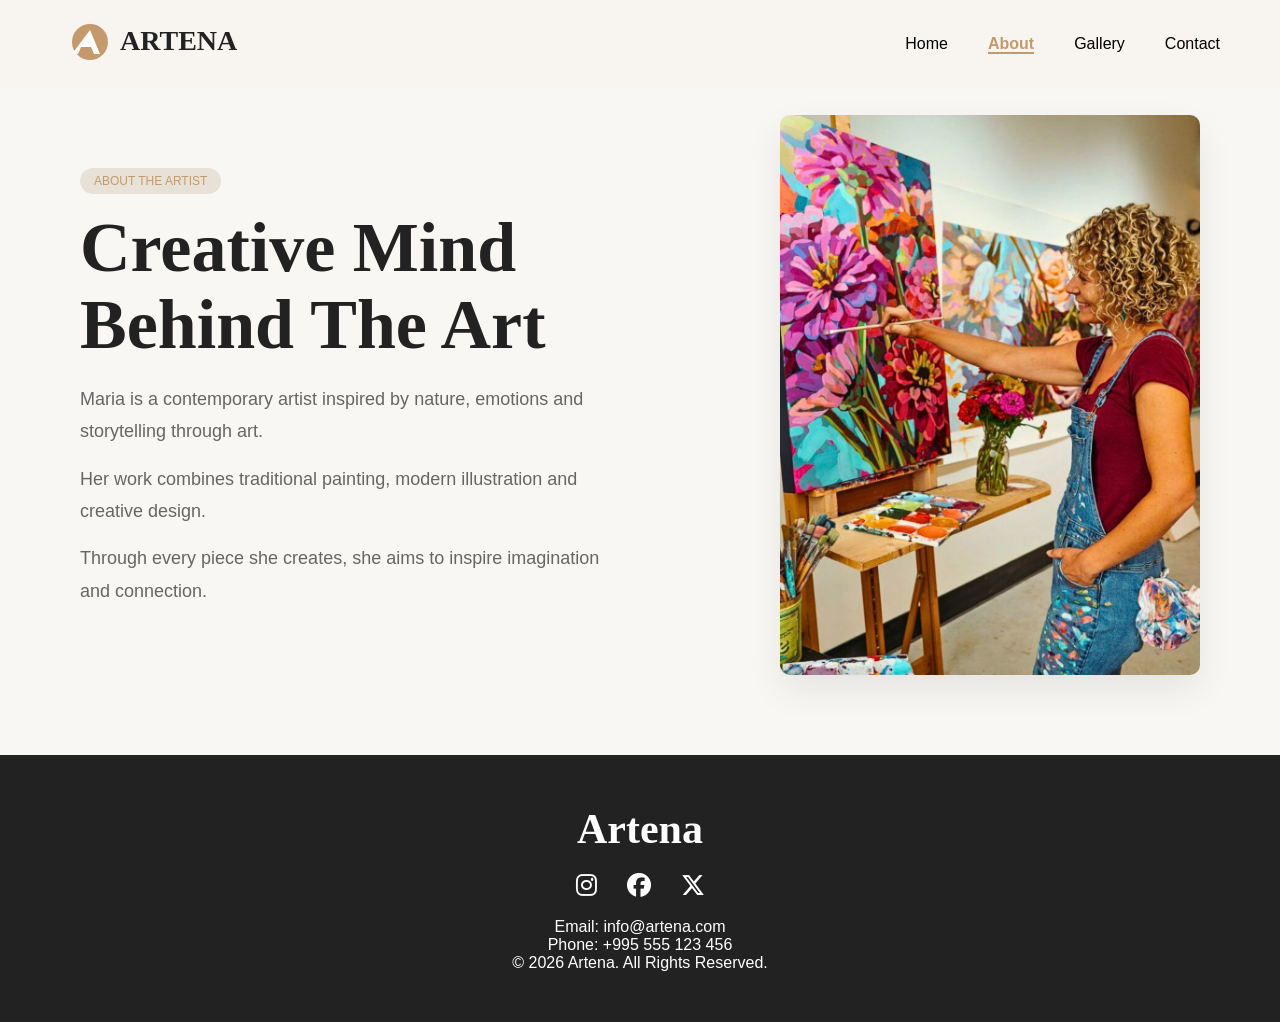
<file: about.html>
<!doctype html>

<html lang="en">
  <head>
    <meta charset="UTF-8" />

    <meta name="viewport" content="width=device-width, initial-scale=1.0" />

    <meta
      name="description"
      content="Learn more about the artist and creative journey"
    />

    <meta name="keywords" content="artist, portfolio, art, gallery" />

    <meta name="author" content="Mariam" />

    <meta property="og:title" content="About The Artist" />

    <meta property="og:description" content="Creative artist portfolio" />

    <title>About The Artist</title>

    <link rel="stylesheet" href="./css/style.css" />
    <link
      rel="stylesheet"
      href="https://cdnjs.cloudflare.com/ajax/libs/font-awesome/6.5.1/css/all.min.css"
    />
  </head>

  <body>
    <header class="header">
      <div class="logo">
        <a href="./index.html">
          <img src="./img/download.svg" alt="logo" />
        </a>
      </div>

      <nav>
        <ul class="menu">
          <li>
            <a href="index.html">Home</a>
          </li>

          <li>
            <a class="active" href="about.html">About</a>
          </li>

          <li>
            <a href="gallery.html">Gallery</a>
          </li>

          <li>
            <a href="contact.html">Contact</a>
          </li>
        </ul>
      </nav>
    </header>

    <main>
      <section class="about-page">
        <div class="about-text">
          <div class="about-tag">ABOUT THE ARTIST</div>

          <h1>Creative Mind Behind The Art</h1>

          <p>
            Maria is a contemporary artist inspired by nature, emotions and
            storytelling through art.
          </p>

          <p>
            Her work combines traditional painting, modern illustration and
            creative design.
          </p>

          <p>
            Through every piece she creates, she aims to inspire imagination and
            connection.
          </p>
        </div>

        <div class="about-image">
          <img src="./img/Floral-artist-works-on-her-painting.jpg" alt="Artist" />
        </div>
      </section>
    </main>

    <footer>
      <h3>Artena</h3>

      <div class="footer-socials">
        <a href="#"><i class="fa-brands fa-instagram"></i></a>

        <a href="#"><i class="fa-brands fa-facebook"></i></a>

        <a href="#"><i class="fa-brands fa-x-twitter"></i></a>
      </div>

      <p>Email: info@artena.com</p>

      <p>Phone: +995 555 123 456</p>

      <p>© 2026 Artena. All Rights Reserved.</p>
    </footer>
  </body>
</html>
</file>
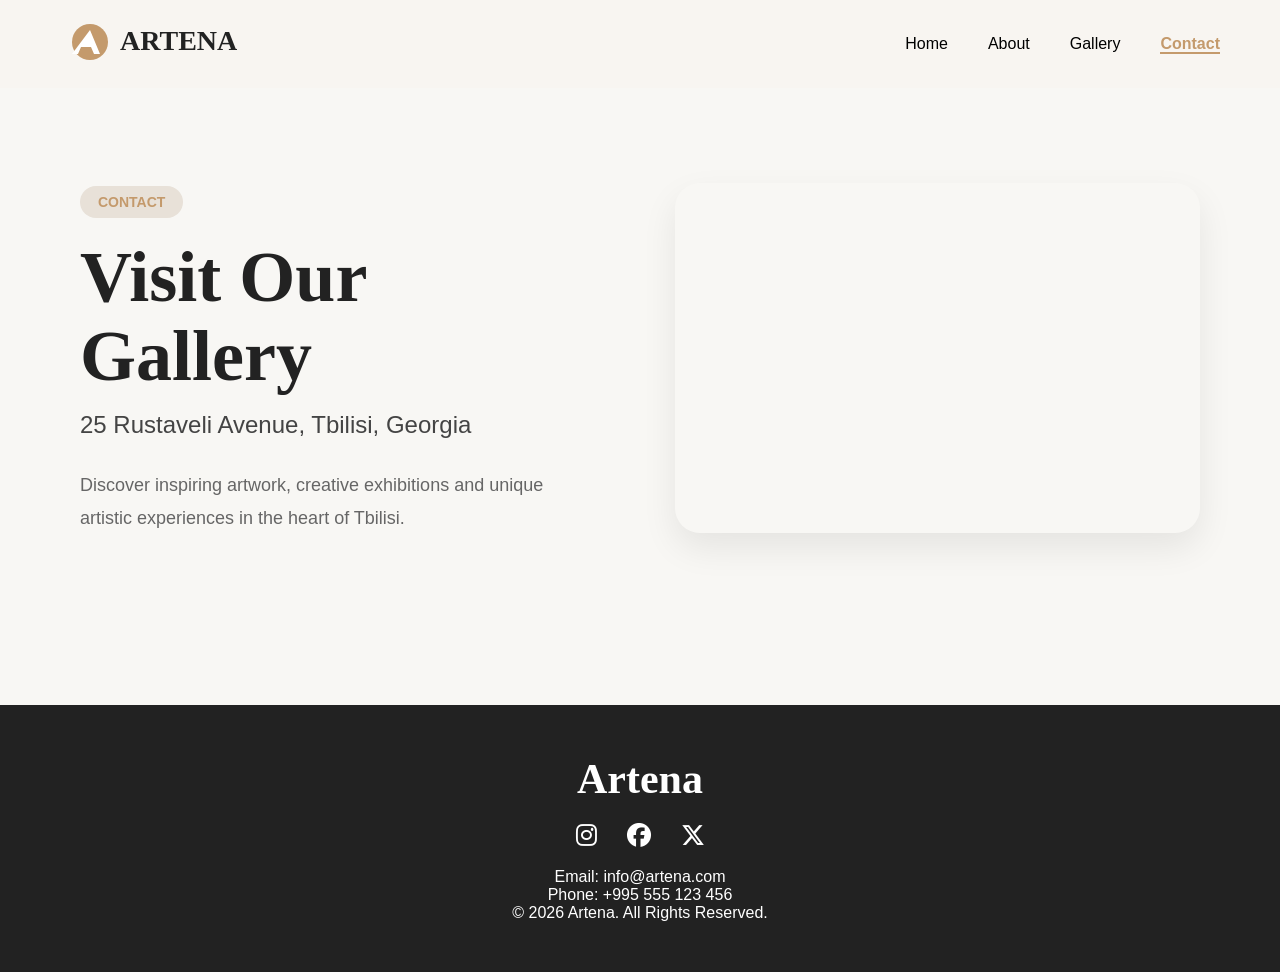
<file: contact.html>
<!doctype html>

<html lang="en">
  <head>
    <meta charset="UTF-8" />
    <meta name="viewport" content="width=device-width, initial-scale=1.0" />
    <title>Contact</title>

    <link rel="stylesheet" href="./css/style.css" />
    <link
      rel="stylesheet"
      href="https://cdnjs.cloudflare.com/ajax/libs/font-awesome/6.5.1/css/all.min.css"
    />
  </head>

  <body>
    <header class="header">
      <div class="logo">
        <a href="./index.html">
          <img src="./img/download.svg" alt="logo" />
        </a>
      </div>

      <nav>
        <ul class="menu">
          <li><a href="index.html">Home</a></li>

          <li><a href="about.html">About</a></li>

          <li><a href="gallery.html">Gallery</a></li>

          <li>
            <a class="active" href="contact.html">Contact</a>
          </li>
        </ul>
      </nav>
    </header>

    <main>
      <section class="contact-page">
        <div class="contact-left">
          <div class="contact-tag">CONTACT</div>

          <h1>Visit Our Gallery</h1>

          <p class="address">25 Rustaveli Avenue, Tbilisi, Georgia</p>

          <p class="contact-description">
            Discover inspiring artwork, creative exhibitions and unique artistic
            experiences in the heart of Tbilisi.
          </p>
        </div>

        <div class="contact-right">
          <iframe
            src="https://maps.google.com/maps?q=Tbilisi&t=&z=13&ie=UTF8&iwloc=&output=embed"
          >
          </iframe>
        </div>
      </section>
    </main>

    <footer>
      <h3>Artena</h3>

      <div class="footer-socials">
        <a href="#"><i class="fa-brands fa-instagram"></i></a>

        <a href="#"><i class="fa-brands fa-facebook"></i></a>

        <a href="#"><i class="fa-brands fa-x-twitter"></i></a>
      </div>

      <p>Email: info@artena.com</p>

      <p>Phone: +995 555 123 456</p>

      <p>© 2026 Artena. All Rights Reserved.</p>
    </footer>
  </body>
</html>
</file>
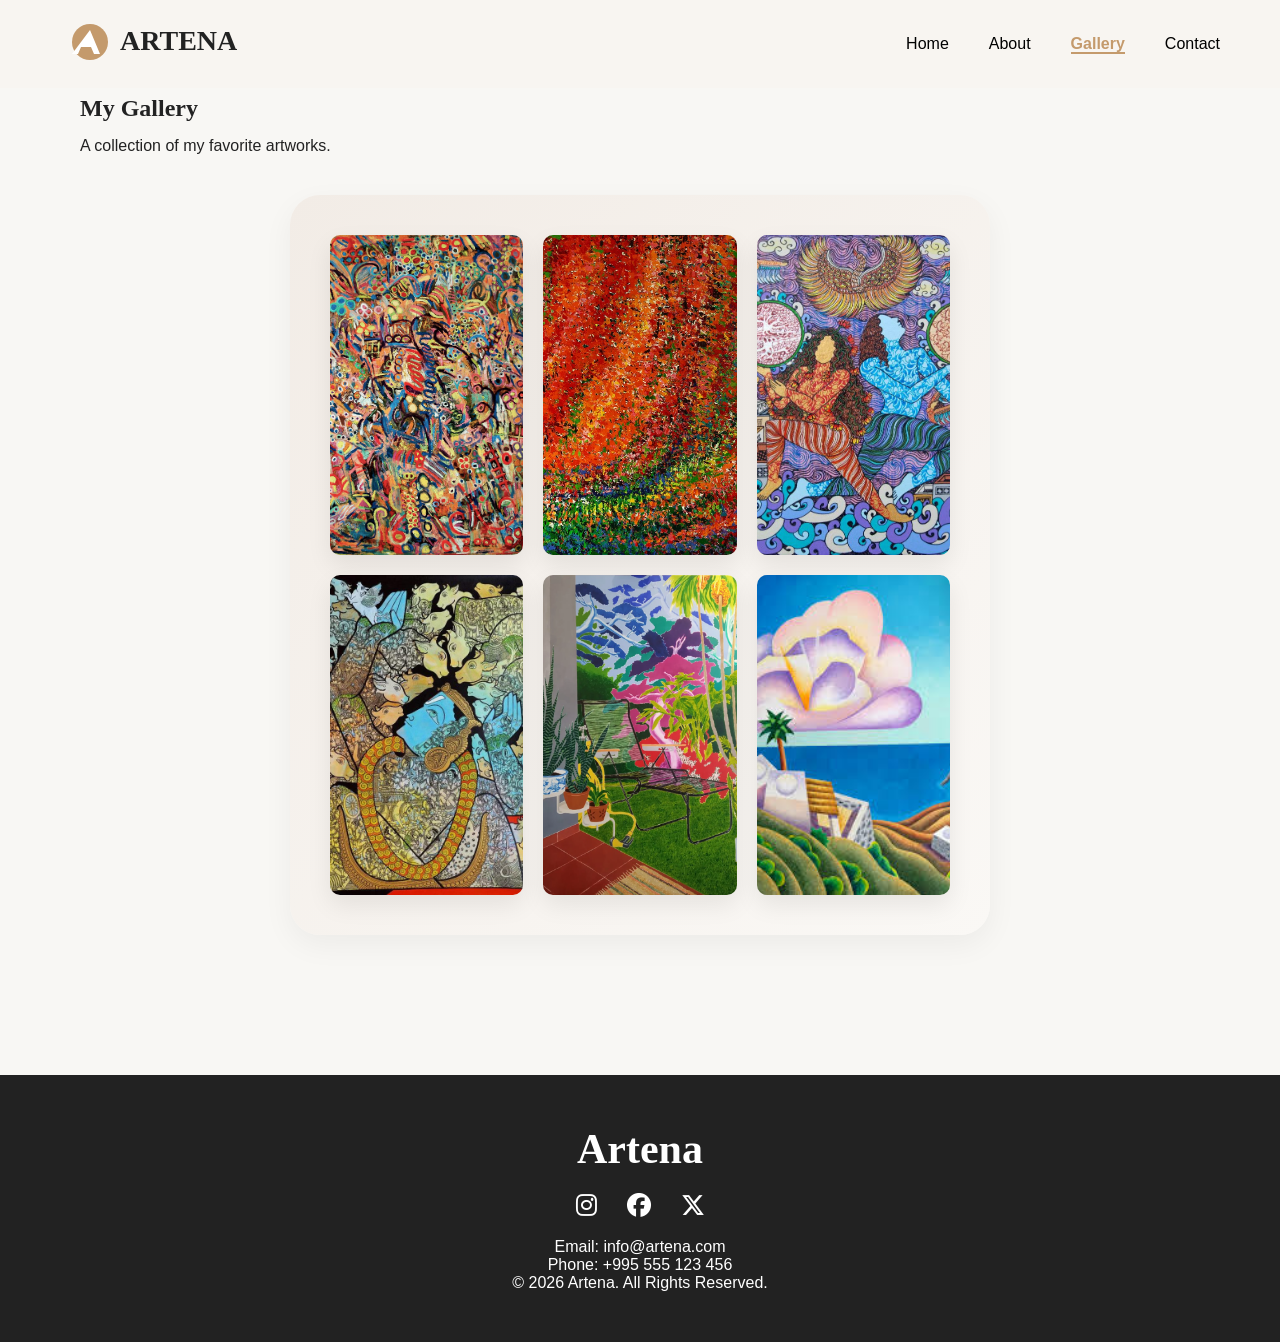
<file: gallery.html>
<!doctype html>

<html lang="en">
  <head>
    <meta charset="UTF-8" />
    <meta name="viewport" content="width=device-width, initial-scale=1.0" />

    <title>Gallery</title>

    <link rel="stylesheet" href="./css/style.css" />
    <link
      rel="stylesheet"
      href="https://cdnjs.cloudflare.com/ajax/libs/font-awesome/6.5.1/css/all.min.css"
    />
  </head>

  <body>
    <header class="header">
      <div class="logo">
        <a href="./index.html">
          <img src="./img/download.svg" alt="logo" />
        </a>
      </div>

      <nav>
        <ul class="menu">
          <li>
            <a href="index.html">Home</a>
          </li>

          <li>
            <a href="about.html">About</a>
          </li>

          <li>
            <a class="active" href="gallery.html">Gallery</a>
          </li>

          <li>
            <a href="contact.html">Contact</a>
          </li>
        </ul>
      </nav>
    </header>

    <main>
      <section class="gallery-page">
        <h1>My Gallery</h1>

        <p>A collection of my favorite artworks.</p>

        <div class="gallery-container">
          <img
            src="./img/6250697293d41e1d87263fd2d4183568j.jpg"
            alt="Artwork 1"
          />
          <img src="./img/pia-andersen.webp" alt="Artwork 2" />
          <img
            src="./img/elevate-your-space-with-perfectly-balanced-square-artworks-artzolo-com_d0bcc7b2-43c5-4ddb-8510-554b347841e9.jpg"
            alt="Artwork 3"
          />
          <img
            src="./img/understanding-different-types-of-artworks-originals-prints-and-printmaking-techniques-artzolo-com_1d80c5eb-9c16-47d6-810b-ee8aa2424edc.jpg"
            alt="Artwork 4"
          />
          <img
            src="./img/9f53251d243d4741b73a63f4d5de352f_sw-872_sh-1049.webp"
            alt="Artwork 5"
          />
          <img src="./img/images (3).jpg" alt="Artwork 6" />
        </div>
      </section>
    </main>

    <footer>
      <h3>Artena</h3>

      <div class="footer-socials">
        <a href="#"><i class="fa-brands fa-instagram"></i></a>

        <a href="#"><i class="fa-brands fa-facebook"></i></a>

        <a href="#"><i class="fa-brands fa-x-twitter"></i></a>
      </div>

      <p>Email: info@artena.com</p>

      <p>Phone: +995 555 123 456</p>

      <p>© 2026 Artena. All Rights Reserved.</p>
    </footer>
  </body>
</html>
</file>
<file: css/style.css>
html {
  scroll-behavior: smooth;
}
:root {
  --bg-color: #f7f4ee;
  --card-color: #e7e0d6;
  --accent: #c49a6c;
  --text: #2f2f2f;
  --light: #ffffff;
}
body {
  background: #f8f5f1;
  color: var(--text);
}
h1,
h2,
h3 {
  font-family: "Cormorant Garamond", serif;
}

p,
a,
li,
button {
  font-family: "Inter", sans-serif;
}
.menu a {
  transition: 0.3s;
}

.menu a:hover {
  color: #c49a6c;
}
.active {
  color: #c49a6c;
  border-bottom: 2px solid #c49a6c;
}

.about {
  display: flex;
  justify-content: space-between;
  align-items: center;
}

.about-decoration img {
  width: 250px;
  opacity: 0.8;
}
.gallery-container {
  display: flex;
  gap: 20px;
  justify-content: center;
}
button:hover {
  background: black;
  color: white;
}
button {
  transition: 0.3s;
}

* {
  margin: 0;
  padding: 0;
  box-sizing: border-box;
}
.header {
  position: fixed;

  top: 0;
  left: 0;

  width: 100%;

  display: flex;

  justify-content: space-between;

  align-items: center;

  padding: 10px 45px;

  background: rgba(248, 245, 241, 0.96);

  backdrop-filter: blur(8px);

  z-index: 1000;
}
main {
  margin-top: 75px;
}
body {
  font-family: Arial, sans-serif;
  background-color: #f8f7f4;
  color: #222;
}
.burger {
  display: none;
  font-size: 32px;
  cursor: pointer;
}
@media screen and (max-width: 768px) {
  .burger {
    display: block;
    position: absolute;
    top: 20px;
    right: 30px;
  }
  .nav-links {
    display: none;
  }
}
.active {
  color: #c49a6c;
  font-weight: bold;
}

/* HEADER */

header {
  display: flex;
  justify-content: space-between;
  align-items: center;
  padding: 25px 80px;
}
.header {
  padding: 12px 60px;

  min-height: 70px;

  background: rgba(248, 245, 241, 0.95);

  backdrop-filter: blur(8px);
}

nav ul {
  display: flex;
  gap: 40px;
  list-style: none;
}

nav a {
  text-decoration: none;
  color: black;
}

/* HERO */

.hero {
  position: relative;

  min-height: 100vh;

  display: flex;

  justify-content: center;

  align-items: center;

  overflow: hidden;

  text-align: center;
}

/* ფონური ფოტო */

.hero-bg {
  position: absolute;

  top: 0;
  left: 0;

  width: 100%;
  height: 100%;

  object-fit: cover;

  z-index: 1;
}

/* ღია ბეჟი ფენა ფოტოს ზემოდან */

.hero::before {
  content: "";

  position: absolute;

  top: 0;
  left: 0;

  width: 100%;
  height: 100%;

  background: rgba(247, 244, 238, 0.35);

  z-index: 2;
}

/* ტექსტი */

.hero-overlay {
  position: relative;

  z-index: 3;

  max-width: 800px;

  padding: 20px;
}

.hero-overlay h1 {
  font-family: "Cormorant Garamond", serif;

  font-size: 90px;

  font-weight: 700;

  line-height: 1.1;

  margin-bottom: 20px;

  color: #222;
}

.hero-overlay p {
  font-size: 22px;

  line-height: 1.8;

  margin-bottom: 30px;

  color: #333;
}

/* ღილაკი */

.hero-btn {
  display: inline-block;

  padding: 15px 35px;

  background: #c49a6c;

  color: white;

  text-decoration: none;

  border-radius: 50px;

  transition: 0.3s;
}

.hero-btn:hover {
  transform: translateY(-4px);

  box-shadow: 0 10px 20px rgba(0, 0, 0, 0.15);
}

/* ABOUT */

.about-page {
  display: flex;

  flex-direction: row;

  justify-content: space-between;

  align-items: center;

  gap: 50px;

  padding: 40px 80px 80px;
}
.about-text {
  flex: 1;

  max-width: 550px;
}
.about-image {
  flex: 1;

  display: flex;

  justify-content: flex-end;
}
.about-image img {
  width: 100%;

  max-width: 380px;

  border-radius: 25px;

  object-fit: cover;

  box-shadow: 0 15px 35px rgba(0, 0, 0, 0.08);
}
.about-tag {
  display: inline-block;

  padding: 6px 14px;

  background: #e8e1d8;

  color: #c49a6c;

  border-radius: 20px;

  font-size: 12px;

  width: auto;

  margin-bottom: 15px;
}
.about-text h1 {
  font-family: "Cormorant Garamond", serif;

  font-size: 70px;

  line-height: 1.1;

  margin-bottom: 25px;

  color: #222;
}
.about-text p {
  font-size: 18px;

  line-height: 1.9;

  color: #666;

  margin-bottom: 15px;
}
.about-image img {
  width: 100%;

  max-width: 420px;

  border-radius: 25px;

  object-fit: cover;

  box-shadow: 0 15px 35px rgba(0, 0, 0, 0.08);
}

/* GALLERY */
.gallery-container img {
  border-radius: 16px;

  box-shadow: 0 10px 30px rgba(0, 0, 0, 0.08);

  transition: 0.4s;
}
.gallery-container img:hover {
  transform: translateY(-8px) scale(1.03);
}

.gallery {
  padding: 80px;
  text-align: center;
}

.gallery h2 {
  margin-bottom: 40px;
}

.gallery-container {
  display: flex;
  justify-content: center;
  gap: 20px;
  flex-wrap: wrap;
}

.card {
  -webkit-transition: 0.3s;
  transition: 0.3s;
}

.card img {
  width: 100%;
  border-radius: 10px;
  transition: 0.3s;
}

.card img:hover {
  transform: scale(1.05);
}

@media (max-width: 768px) {
  nav {
    display: none;
  }

  nav.active {
    display: block;
  }
}

/* CONTACT */
/* CONTACT PAGE */

.contact-page {
  display: flex;

  justify-content: space-between;

  align-items: center;

  gap: 70px;

  min-height: 70vh;

  padding: 40px 80px 80px;
}

.contact-left {
  flex: 1;
}

.contact-right {
  flex: 1;
}

.contact-tag {
  display: inline-block;

  padding: 8px 18px;

  border-radius: 30px;

  background: #e8e1d8;

  color: #c49a6c;

  margin-bottom: 20px;

  font-size: 14px;

  font-weight: 600;
}

.contact-left h1 {
  font-family: "Cormorant Garamond", serif;

  font-size: 72px;

  line-height: 1.1;

  margin-bottom: 25px;

  color: #222;
}

.address {
  font-size: 24px;

  margin-bottom: 25px;

  color: #444;
}

.contact-description {
  font-size: 18px;

  line-height: 1.8;

  max-width: 500px;

  color: #666;
}

.contact-right iframe {
  width: 100%;

  height: 350px;

  border: none;

  border-radius: 25px;

  box-shadow: 0 15px 35px rgba(0, 0, 0, 0.08);
}
.contact {
  padding: 80px;
}

.contact h2 {
  text-align: center;
  margin-bottom: 40px;
}

form {
  max-width: 700px;
  margin: auto;
}

input,
textarea {
  width: 100%;
  padding: 15px;
  margin-bottom: 20px;
}

textarea {
  height: 150px;
}
button {
  background: var(--accent);

  color: white;

  border: none;

  border-radius: 40px;

  padding: 15px 30px;

  transition: 0.3s;
}
button:hover {
  transform: translateY(-3px);

  opacity: 0.9;
}

form button {
  padding: 15px 30px;
  border: none;
  background: #d4a373;
  color: white;
  cursor: pointer;
}

/* FOOTER */

footer {
  background: #222;

  color: white;

  text-align: center;

  padding: 50px 20px;
}

footer h3 {
  font-family: "Cormorant Garamond", serif;

  font-size: 42px;

  margin-bottom: 20px;
}

.footer-socials {
  display: flex;

  justify-content: center;

  gap: 30px;

  margin-bottom: 20px;
}

.footer-socials a {
  color: white;

  text-decoration: none;

  transition: 0.3s;
}

.footer-socials i {
  font-size: 24px;
}
/* RESPONSIVE */

@media (max-width: 1024px) {
}

@media (max-width: 768px) {
  .hero,
  .about {
    flex-direction: column;
  }
}

@media (max-width: 480px) {
  h1 {
    font-size: 36px;
  }
}

@media (max-width: 320px) {
  body {
    padding: 10px;
  }
}
/* gallery */
.gallery-container {
  max-width: 700px;

  margin: 0 auto 60px;

  text-align: center;

  padding: 40px;

  background: linear-gradient(135deg, #f2ece6, #faf8f5);

  border-radius: 30px;

  box-shadow: 0 10px 30px rgba(0, 0, 0, 0.05);
}

.gallery-title h2 {
  font-family: "Cormorant Garamond", serif;

  font-size: 60px;

  margin-bottom: 15px;

  color: #222;
}

.gallery-title p {
  font-size: 18px;

  color: #666;
}

.gallery-container img {
  width: 100%;

  height: 320px;

  object-fit: cover;

  border-radius: 20px;

  box-shadow: 0 10px 25px rgba(0, 0, 0, 0.08);

  transition: 0.4s;
}

.gallery-container img:hover {
  transform: translateY(-10px) scale(1.03);
}
@media (max-width: 768px) {
  .gallery-container {
    grid-template-columns: 1fr;
  }
}

.gallery {
  background: #f8f5f1;
}

.gallery-page h1 {
  margin-bottom: 15px;
}

.gallery-page p {
  margin-bottom: 40px;
}

.gallery-container {
  display: grid;

  grid-template-columns: repeat(3, 1fr);

  gap: 20px;
}
.gallery-title {
  display: flex;

  justify-content: center;

  margin-bottom: 60px;
}

.gallery-title h2 {
  font-family: "Cormorant Garamond", serif;

  font-size: 70px;

  padding: 20px 50px;

  background: #f2ece6;

  border-radius: 50px;

  box-shadow: 0 10px 25px rgba(0, 0, 0, 0.05);

  color: #222;
}
.gallery-container img {
  width: 100%;
  border-radius: 10px;

  transition: 0.3s;
}

.gallery-container img:hover {
  transform: scale(1.05);
}
@media (max-width: 768px) {
  .gallery-container {
    grid-template-columns: 1fr;
  }

  .gallery-page {
    padding-left: 20px;
    padding-right: 20px;
  }
}

.about-image {
  width: 50%;
}

.about-image img {
  width: 100%;
  border-radius: 10px;
}

.about-text {
  width: 50%;
}

.about-text h1 {
  margin-bottom: 20px;
}

.about-text p {
  margin-bottom: 15px;
  line-height: 1.8;
}

.contact-page h1 {
  margin-bottom: 15px;
}

.address {
  margin-bottom: 30px;
}
iframe {
  border-radius: 20px;

  box-shadow: 0 10px 25px rgba(0, 0, 0, 0.08);
}

@media (max-width: 768px) {
  .about-page {
    flex-direction: column;
  }

  .about-image,
  .about-text {
    width: 100%;
  }

  .contact-page {
    padding-left: 20px;
    padding-right: 20px;
  }
}

.gallery-page,
.contact-page {
  padding-top: 20px;

  padding-bottom: 80px;

  padding-left: 80px;

  padding-right: 80px;
}

/* SKILLS SECTION */

.skills {
  padding: 100px 80px;

  background: #f2ece6;

  text-align: center;
}

.skills h2 {
  font-family: "Cormorant Garamond", serif;

  font-size: 60px;

  margin-bottom: 50px;

  color: #222;
}

.skills-grid {
  display: grid;

  grid-template-columns: repeat(2, 1fr);

  gap: 35px;

  max-width: 1000px;

  margin: 0 auto;
}

.skill-card {
  background: white;

  padding: 50px;

  border-radius: 24px;

  min-height: 220px;

  display: flex;

  flex-direction: column;

  justify-content: center;

  align-items: center;

  box-shadow: 0 10px 25px rgba(0, 0, 0, 0.05);

  transition: 0.3s;
}

.skill-card:hover {
  transform: translateY(-10px);

  box-shadow: 0 20px 40px rgba(0, 0, 0, 0.1);
}

.skill-card h3 {
  font-family: "Cormorant Garamond", serif;

  font-size: 32px;

  color: #c49a6c;

  margin-bottom: 15px;
}

.skill-card p {
  font-size: 16px;

  line-height: 1.7;

  color: #666;
}

/* RESPONSIVE */

@media (max-width: 768px) {
  .skills {
    padding: 80px 20px;
  }

  .skills h2 {
    font-size: 45px;
  }

  .skills-grid {
    grid-template-columns: 1fr;
  }
}
.contact {
  background: #f8f5f1;
}
@media (max-width: 768px) {
  .hero-overlay h1 {
    font-size: 55px;
  }

  .hero-overlay p {
    font-size: 18px;
  }
}

@media (max-width: 480px) {
  .hero-overlay h1 {
    font-size: 42px;
  }
}
@media (max-width: 768px) {
  .contact-page {
    flex-direction: column;

    padding: 20px;
  }

  .contact-left {
    text-align: center;
  }

  .contact-left h1 {
    font-size: 48px;
  }

  .address {
    font-size: 20px;
  }
}
</file>
